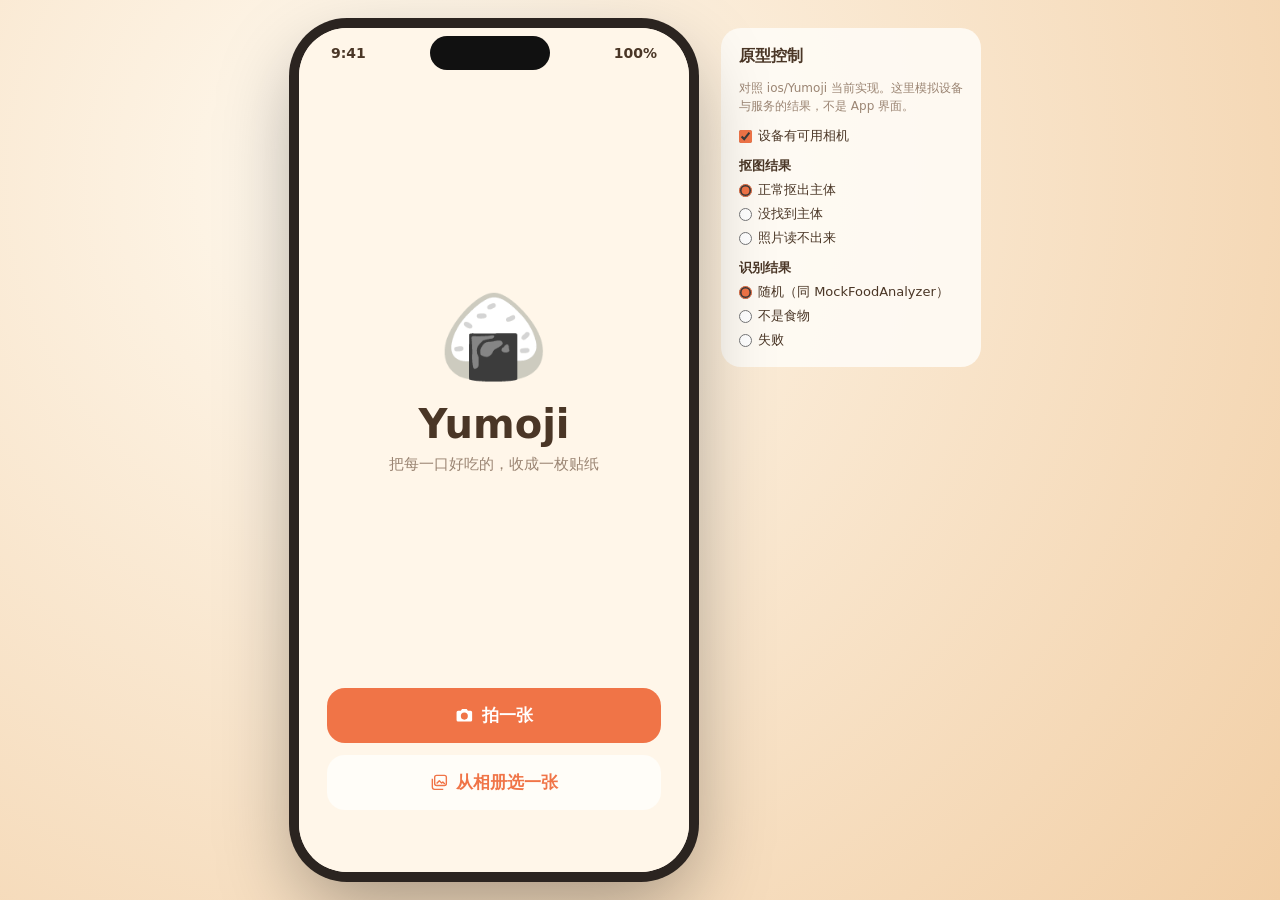
<file: prototypes/core-loop/index.html>
<!doctype html>
<html lang="zh-CN">
<head>
  <meta charset="utf-8" />
  <meta name="viewport" content="width=device-width, initial-scale=1, viewport-fit=cover" />
  <title>Yumoji 吃吃贴纸 · MVP 原型</title>
  <link rel="stylesheet" href="style.css" />
</head>
<body>
  <div class="layout">
    <div class="phone">
      <div class="statusbar"><span>9:41</span><span class="island"></span><span>100%</span></div>

      <!-- HomeView -->
      <section id="home" class="screen active">
        <div class="home-hero">
          <p class="home-emoji">🍙</p>
          <h1>Yumoji</h1>
          <p class="tagline">把每一口好吃的，收成一枚贴纸</p>
        </div>
        <div class="home-actions">
          <button class="action filled" id="camera-btn">
            <svg viewBox="0 0 24 24"><path d="M9 4h6l1.6 2H20a2 2 0 0 1 2 2v10a2 2 0 0 1-2 2H4a2 2 0 0 1-2-2V8a2 2 0 0 1 2-2h3.4Zm3 4.5a4.5 4.5 0 1 0 0 9 4.5 4.5 0 0 0 0-9Z" fill="currentColor"/></svg>拍一张
          </button>
          <button class="action" id="library-btn">
            <svg viewBox="0 0 24 24" fill="none" stroke="currentColor" stroke-width="1.8" stroke-linejoin="round"><rect x="6" y="3" width="15" height="13" rx="2.5"/><path d="M3 7.5V18a3 3 0 0 0 3 3h11"/><path d="m8.5 13.5 3.5-3.5 3 3 1.5-1.5 2.5 2.5"/></svg>从相册选一张
          </button>
          <p class="no-camera" id="no-camera" hidden>这台设备没有可用的相机，请从相册选择</p>
        </div>
      </section>

      <!-- ResultView -->
      <section id="result" class="screen">
        <header class="result-head">
          <button class="back" id="again-btn">
            <svg viewBox="0 0 24 24" fill="none" stroke="currentColor" stroke-width="2.6" stroke-linecap="round" stroke-linejoin="round"><path d="M15 5 8 12l7 7"/></svg>再来一张
          </button>
        </header>
        <div class="result-scroll">
          <div class="stage" id="stage"></div>
          <div class="card" id="analysis"></div>
          <!-- StickerTuningView -->
          <div class="card tuning" id="tuning" hidden>
            <button class="disclosure" id="tuning-toggle">
              <span>调试 · 贴纸参数</span>
              <svg viewBox="0 0 24 24" fill="none" stroke="currentColor" stroke-width="2.6" stroke-linecap="round" stroke-linejoin="round"><path d="m9 5 7 7-7 7"/></svg>
            </button>
            <div class="tuning-body" id="tuning-body" hidden>
              <div class="slider" data-key="borderRatio"><p><span>白边宽度 borderRatio</span><b></b></p><input type="range" step="0.001" /></div>
              <div class="slider" data-key="edgeSmoothing"><p><span>白边平滑 edgeSmoothing</span><b></b></p><input type="range" step="0.001" /></div>
              <div class="slider" data-key="marginRatio"><p><span>透明留白 marginRatio</span><b></b></p><input type="range" step="0.001" /></div>
              <pre class="summary" id="summary"></pre>
              <label class="toggle"><span>下次识别模拟失败</span><input type="checkbox" id="fail-next" /><i></i></label>
              <div class="tuning-btns">
                <button id="reset-style">恢复默认参数</button>
                <button id="reanalyze">重新识别</button>
              </div>
            </div>
          </div>
        </div>
      </section>

      <!-- CameraPicker：系统相机（UIImagePickerController） -->
      <div class="camera" id="camera" hidden>
        <div class="cam-top"></div>
        <div class="cam-view"><canvas id="cam-canvas" width="1024" height="1024"></canvas></div>
        <div class="cam-bottom" id="cam-live">
          <button class="cam-text" id="cam-cancel">取消</button>
          <button class="shutter" id="shutter" aria-label="拍照"></button>
          <span class="cam-text"></span>
        </div>
        <div class="cam-bottom" id="cam-review" hidden>
          <button class="cam-text" id="cam-retake">重拍</button>
          <span></span>
          <button class="cam-text" id="cam-use">使用照片</button>
        </div>
      </div>

      <!-- PhotosPicker：系统相册选择 -->
      <div class="picker-mask" id="picker" hidden>
        <div class="picker">
          <header class="picker-head">
            <button id="picker-cancel">取消</button>
            <b>照片</b>
            <span></span>
          </header>
          <div class="picker-grid" id="picker-grid"></div>
        </div>
      </div>
    </div>

    <!-- 原型控制：模拟 iOS 里由设备和服务决定的情况，不属于 App 界面 -->
    <aside class="controls">
      <h2>原型控制</h2>
      <p class="hint">对照 ios/Yumoji 当前实现。这里模拟设备与服务的结果，不是 App 界面。</p>
      <label><input type="checkbox" id="ctl-camera" checked /> 设备有可用相机</label>
      <fieldset>
        <legend>抠图结果</legend>
        <label><input type="radio" name="cutout" value="ok" checked /> 正常抠出主体</label>
        <label><input type="radio" name="cutout" value="noSubject" /> 没找到主体</label>
        <label><input type="radio" name="cutout" value="unreadable" /> 照片读不出来</label>
      </fieldset>
      <fieldset>
        <legend>识别结果</legend>
        <label><input type="radio" name="analysis" value="mock" checked /> 随机（同 MockFoodAnalyzer）</label>
        <label><input type="radio" name="analysis" value="notFood" /> 不是食物</label>
        <label><input type="radio" name="analysis" value="fail" /> 失败</label>
      </fieldset>
    </aside>
  </div>

  <script src="data.js"></script>
  <script src="sticker.js"></script>
  <script src="app.js"></script>
</body>
</html>
</file>
<file: prototypes/core-loop/style.css>
/* 配色、字号、圆角与 ios/Yumoji/Theme/YumojiTheme.swift 和各 View 保持一致 */
:root {
  --cream: #fff6e9;
  --card: #fffdf8;
  --stage: #ffddb0;
  --ink: #4a3626;
  --ink-soft: #9b8573;
  --accent: #f07447;
  --shadow: rgba(122, 74, 30, 0.22);
  --rounded: ui-rounded, "SF Pro Rounded", "PingFang SC", "Noto Sans SC", system-ui, sans-serif;
  --mono: ui-monospace, "SF Mono", Menlo, monospace;
}

* { box-sizing: border-box; margin: 0; padding: 0; }
[hidden] { display: none !important; }
body {
  min-height: 100vh;
  display: grid;
  place-items: center;
  background: radial-gradient(circle at 30% 20%, #fffaf0, #f2cfa6);
  font-family: var(--rounded);
  color: var(--ink);
}
button { font: inherit; color: inherit; border: 0; background: none; cursor: pointer; }
button:disabled { cursor: default; }
svg { width: 1.1em; height: 1.1em; flex: none; }

.layout { display: flex; align-items: flex-start; gap: 32px; padding: 24px; }
.phone {
  position: relative; flex: none;
  width: 390px; height: 844px; border-radius: 48px;
  background: var(--cream);
  box-shadow: 0 0 0 10px #2b2420, 0 30px 80px rgba(0, 0, 0, 0.35);
  overflow: hidden;
}
@media (max-width: 760px) {
  body { display: block; }
  .layout { flex-direction: column; padding: 0; gap: 0; }
  .phone { width: 100vw; height: 100dvh; border-radius: 0; box-shadow: none; }
  .controls { width: 100%; border-radius: 0; }
}
.statusbar {
  position: absolute; inset: 0 0 auto; height: 50px; z-index: 30;
  display: flex; align-items: center; justify-content: space-between;
  padding: 0 32px; font-size: 14px; font-weight: 600; pointer-events: none;
}
.phone:has(.camera:not([hidden])) .statusbar { color: #fff; }
.island { width: 120px; height: 34px; border-radius: 20px; background: #111; }

.screen {
  position: absolute; inset: 0; padding: 50px 0 34px;
  display: flex; flex-direction: column; background: var(--cream);
  opacity: 0; pointer-events: none;
}
.screen.active { opacity: 1; pointer-events: auto; }

/* HomeView */
#home { padding-left: 28px; padding-right: 28px; }
.home-hero { flex: 1; display: flex; flex-direction: column; align-items: center; justify-content: center; }
.home-emoji { font-size: 88px; line-height: 1; margin-bottom: 20px; }
h1 { font-size: 40px; font-weight: 700; }
.tagline { font-size: 15px; color: var(--ink-soft); margin-top: 8px; }
.home-actions { display: flex; flex-direction: column; gap: 12px; padding-bottom: 28px; }
.action {
  display: flex; align-items: center; justify-content: center; gap: 8px;
  padding: 16px; border-radius: 18px; font-size: 17px; font-weight: 600;
  background: var(--card); color: var(--accent); transition: transform 0.15s;
}
.action:active:not(:disabled) { transform: scale(0.98); }
.action.filled { background: var(--accent); color: #fff; }
.action:disabled { opacity: 0.45; }
.no-camera { font-size: 12px; color: var(--ink-soft); text-align: center; }

/* ResultView */
.result-head { padding: 12px 20px; }
.back { display: flex; align-items: center; gap: 4px; color: var(--accent); font-size: 16px; font-weight: 600; }
.result-scroll { flex: 1; overflow-y: auto; padding: 0 20px 28px; display: flex; flex-direction: column; gap: 18px; }
.stage {
  flex: none; height: 360px; border-radius: 28px; background: var(--stage);
  display: grid; place-items: center; padding: 24px; overflow: hidden;
}
.stage .sticker {
  max-width: 100%; max-height: 312px; object-fit: contain;
  filter: drop-shadow(0 6px 10px var(--shadow));
}
.progress { display: flex; align-items: center; gap: 10px; font-size: 14px; color: var(--ink-soft); }
.stage .progress { flex-direction: column; gap: 12px; }
.spinner {
  width: 20px; height: 20px; border-radius: 50%;
  border: 2.5px solid rgba(155, 133, 115, 0.25); border-top-color: var(--ink-soft);
  animation: spin 0.8s linear infinite;
}
@keyframes spin { to { transform: rotate(360deg); } }
.problem { display: flex; flex-direction: column; align-items: center; gap: 10px; text-align: center; }
.problem-emoji { font-size: 44px; line-height: 1; }
.problem-title { font-size: 17px; font-weight: 600; }
.problem-detail { font-size: 13px; color: var(--ink-soft); }
.capsule {
  margin-top: 6px; padding: 10px 22px; border-radius: 999px;
  background: var(--accent); color: #fff; font-size: 15px; font-weight: 600;
}

/* AnalysisCardView */
.card { flex: none; background: var(--card); border-radius: 22px; padding: 18px; }
#analysis { display: flex; flex-direction: column; gap: 8px; }
.row { display: flex; align-items: baseline; justify-content: space-between; gap: 10px; }
.name { font-size: 24px; font-weight: 700; }
.kcal { font-size: 15px; font-weight: 500; color: var(--accent); flex: none; }
.warn { font-size: 13px; font-weight: 500; color: var(--accent); }
.intro { font-size: 15px; color: var(--ink-soft); line-height: 1.4; }
.pending { font-size: 20px; font-weight: 700; color: var(--ink-soft); }
.row:has(.pending) { align-items: center; }
.retry { display: flex; align-items: center; gap: 5px; color: var(--accent); font-size: 15px; font-weight: 600; }

/* StickerTuningView */
.tuning { padding: 16px; }
.disclosure {
  width: 100%; display: flex; align-items: center; justify-content: space-between;
  font-size: 14px; font-weight: 600; color: var(--ink-soft);
}
.disclosure svg { color: var(--accent); transition: transform 0.2s; }
.disclosure.open svg { transform: rotate(90deg); }
.tuning-body { display: flex; flex-direction: column; gap: 14px; padding-top: 12px; }
.slider p { display: flex; justify-content: space-between; font-size: 13px; margin-bottom: 2px; }
.slider b { font-family: var(--mono); font-weight: 400; }
.slider input { width: 100%; accent-color: var(--accent); }
.summary { font-family: var(--mono); font-size: 12px; color: var(--ink-soft); white-space: pre-wrap; user-select: text; }
.toggle { display: flex; align-items: center; justify-content: space-between; font-size: 13px; cursor: pointer; }
.toggle input { display: none; }
.toggle i {
  position: relative; width: 51px; height: 31px; border-radius: 16px;
  background: #e9e3dc; transition: background 0.2s;
}
.toggle i::after {
  content: ""; position: absolute; top: 2px; left: 2px; width: 27px; height: 27px; border-radius: 50%;
  background: #fff; box-shadow: 0 2px 4px rgba(0, 0, 0, 0.2); transition: transform 0.2s;
}
.toggle input:checked + i { background: var(--accent); }
.toggle input:checked + i::after { transform: translateX(20px); }
.tuning-btns { display: flex; justify-content: space-between; }
.tuning-btns button { font-size: 13px; font-weight: 600; color: var(--accent); }

/* 系统相机 */
.camera { position: absolute; inset: 0; z-index: 20; background: #000; display: flex; flex-direction: column; color: #fff; }
.cam-top { height: 96px; }
.cam-view { flex: 1; display: grid; place-items: center; overflow: hidden; }
.cam-view canvas { width: 100%; aspect-ratio: 3 / 4; object-fit: cover; }
.camera.review .cam-view canvas { animation: shot 0.25s; }
@keyframes shot { from { filter: brightness(3); } }
.cam-bottom { height: 170px; display: grid; grid-template-columns: 1fr auto 1fr; align-items: center; padding: 0 22px 30px; }
.cam-text { font-size: 17px; justify-self: start; }
#cam-use { justify-self: end; }
.shutter { width: 70px; height: 70px; border-radius: 50%; background: #fff; box-shadow: 0 0 0 4px #000, 0 0 0 7px #fff; }
.shutter:active { transform: scale(0.92); }

/* 系统相册 */
.picker-mask { position: absolute; inset: 0; z-index: 20; background: rgba(0, 0, 0, 0.3); display: flex; align-items: flex-end; }
.picker {
  width: 100%; height: 92%; background: #fff; border-radius: 12px 12px 0 0;
  animation: up 0.3s ease-out; font-family: -apple-system, system-ui, sans-serif;
}
@keyframes up { from { transform: translateY(100%); } }
.picker-head { display: grid; grid-template-columns: 1fr auto 1fr; align-items: center; padding: 16px; font-size: 17px; }
.picker-head button { color: #0a84ff; justify-self: start; }
.picker-grid { display: grid; grid-template-columns: repeat(3, 1fr); gap: 2px; }
.picker-grid button { aspect-ratio: 1; overflow: hidden; }
.picker-grid canvas { width: 100%; height: 100%; display: block; }

/* 原型控制 */
.controls {
  width: 260px; padding: 18px; border-radius: 20px; background: rgba(255, 253, 248, 0.85);
  font-size: 13px; display: flex; flex-direction: column; gap: 12px;
}
.controls h2 { font-size: 16px; }
.controls .hint { color: var(--ink-soft); font-size: 12px; line-height: 1.5; }
.controls fieldset { border: 0; display: flex; flex-direction: column; gap: 6px; }
.controls legend { font-weight: 600; margin-bottom: 6px; }
.controls label { display: flex; align-items: center; gap: 6px; cursor: pointer; }
.controls input { accent-color: var(--accent); }
</file>
